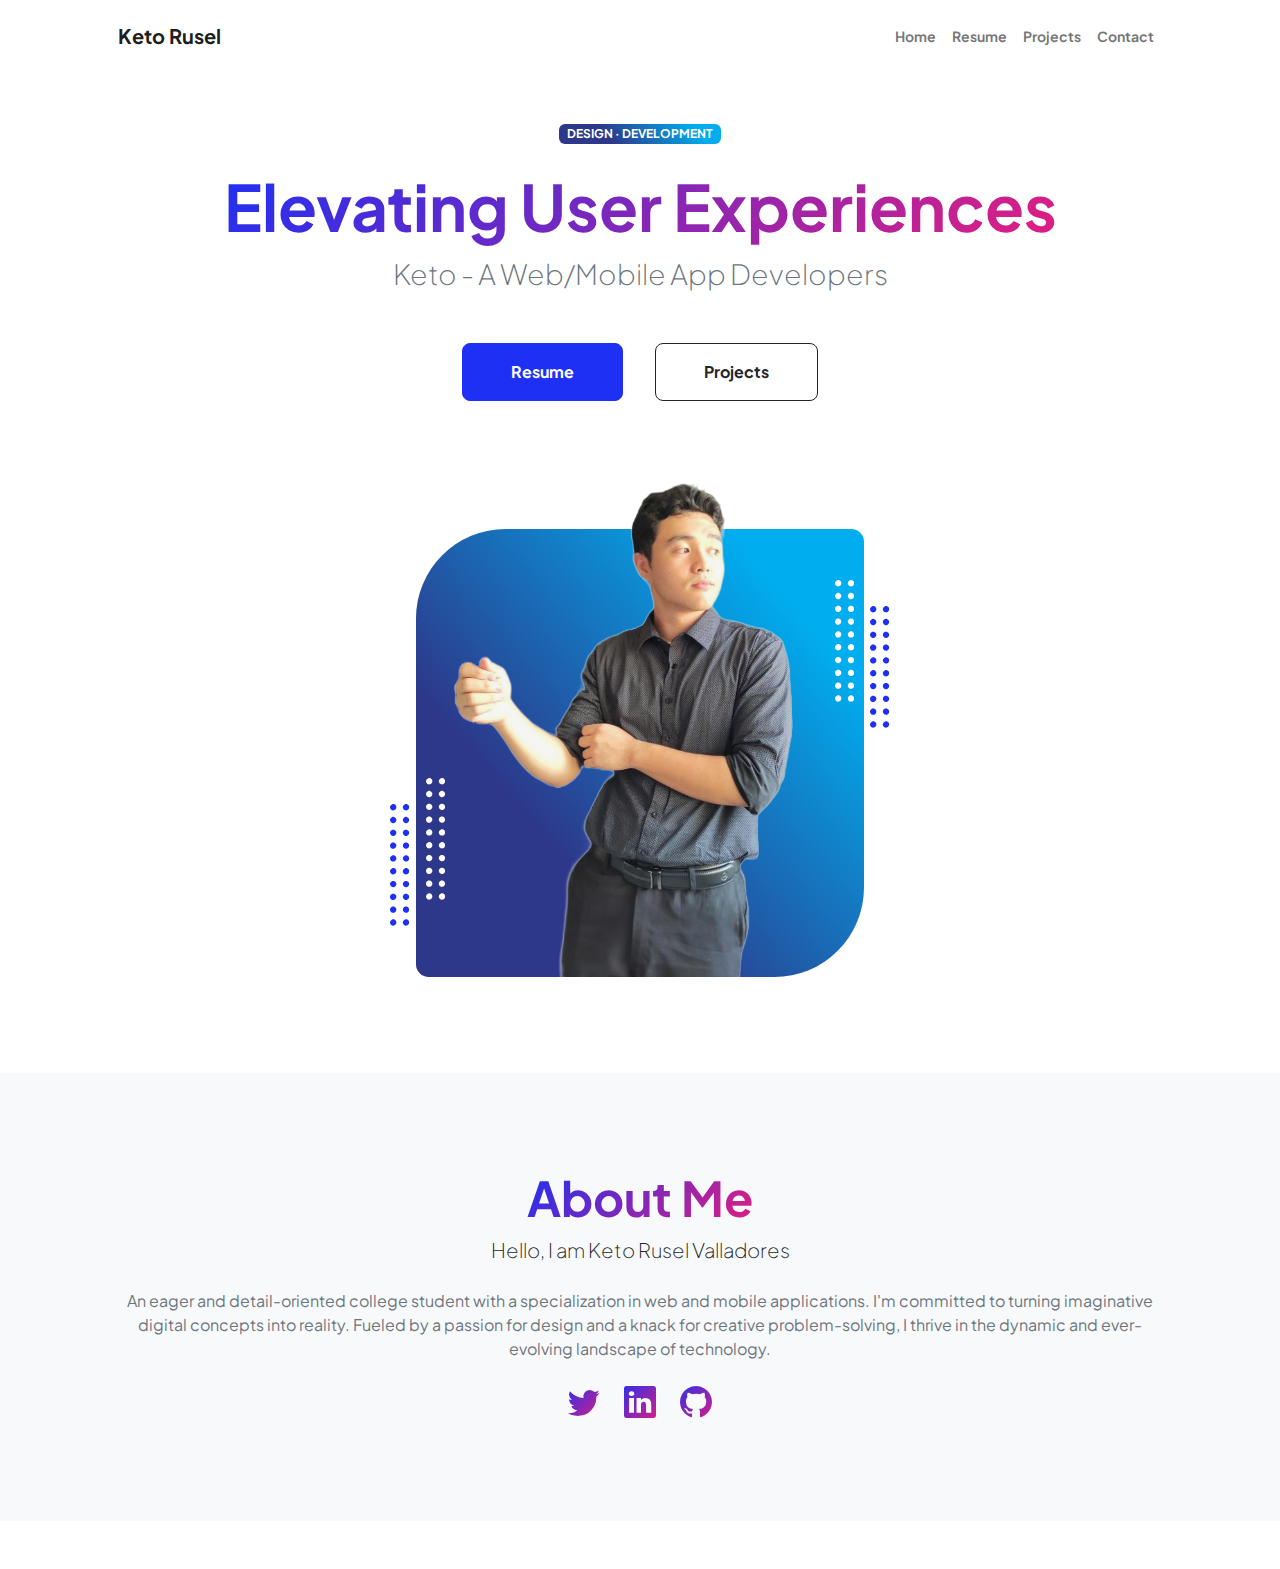
<file: index.html>
<!DOCTYPE html>
<html lang="en">
    <head>
        <meta charset="utf-8" />
        <meta name="viewport" content="width=device-width, initial-scale=1" />
        <meta name="description" content="" />
        <meta name="author" content="" />
        <title>Valladores - Portfolio</title>
        <link rel="preconnect" href="https://fonts.googleapis.com" />
        <link rel="preconnect" href="https://fonts.gstatic.com" crossorigin />
        <link href="https://fonts.googleapis.com/css2?family=Plus+Jakarta+Sans:wght@100;200;300;400;500;600;700;800;900&amp;display=swap" rel="stylesheet" />
        <link href="https://cdn.jsdelivr.net/npm/bootstrap-icons@1.8.1/font/bootstrap-icons.css" rel="stylesheet" />
        <link href="css/styles.css" rel="stylesheet" />
        
        <link rel="stylesheet" href="css/effects.css">
        
    </head>
    <body class="d-flex flex-column h-100">
        <main class="flex-shrink-0">
            <!-- Navigation-->
            <nav class="navbar navbar-expand-lg navbar-light bg-white py-3">
                <div class="container px-5">
                    <a class="navbar-brand" href="index.html"><span class="fw-bolder">Keto Rusel</span></a>
                    <button class="navbar-toggler" type="button" data-bs-toggle="collapse" data-bs-target="#navbarSupportedContent" aria-controls="navbarSupportedContent" aria-expanded="false" aria-label="Toggle navigation"><span class="navbar-toggler-icon"></span></button>
                    <div class="collapse navbar-collapse" id="navbarSupportedContent">
                        <ul class="navbar-nav ms-auto mb-2 mb-lg-0 small fw-bolder">
                            <li class="nav-item"><a class="nav-link" href="index.html">Home</a></li>
                            <li class="nav-item"><a class="nav-link" href="resume.html">Resume</a></li>
                            <li class="nav-item"><a class="nav-link" href="projects.html">Projects</a></li>
                            <li class="nav-item"><a class="nav-link" href="contact.php">Contact</a></li>
                        </ul>
                    </div>
                </div>
            </nav>
            <!-- Header-->
            <header class="py-5">
                <div class="container px-5 pb-5">
                    <div class="row gx-5 align-items-center">
                        <div class="col-xxl-5">
                            <!-- Header text content-->
                            <div class="text-center text-xxl-start slide-in">
                                <div class="badge bg-gradient-primary-to-secondary text-white mb-4"><div class="text-uppercase ">Design &middot; Development</div></div>
                                <div class="contain slide-in">
                                    <h1 class="display-3 fw-bolder"><span class="text-gradient d-inline">Elevating User Experiences</span></h1>
                                <div class="fs-3 fw-light text-muted mb-5">Keto - A Web/Mobile App Developers</div>
                                </div>
                                
                                
                                <div class="d-grid gap-3 d-sm-flex justify-content-sm-center justify-content-xxl-start mb-3 slide-in">
                                    <a class="btn btn-primary btn-lg px-5 py-3 me-sm-3 fs-6 fw-bolder" href="resume.html">Resume</a>
                                    <a class="btn btn-outline-dark btn-lg px-5 py-3 fs-6 fw-bolder" href="projects.html">Projects</a>
                                </div>
                            </div>
                        </div>
                        <div class="col-xxl-7">
                            <!-- Header profile picture-->
                            <div class="d-flex justify-content-center mt-5 mt-xxl-0">
                                <div class="profile bg-gradient-primary-to-secondary ">
                                    <img class="profile-img " id="" src="assets/keto-pic1.png" alt="..." />
                                    <div class="dots-1 slide-down">
                                        <!-- SVG Dots-->
                                        <svg version="1.1" xmlns="http://www.w3.org/2000/svg" xmlns:xlink="http://www.w3.org/1999/xlink" x="0px" y="0px" viewBox="0 0 191.6 1215.4" style="enable-background: new 0 0 191.6 1215.4" xml:space="preserve">
                                            <g transform="translate(0.000000,1280.000000) scale(0.100000,-0.100000)">
                                                <path d="M227.7,12788.6c-105-35-200-141-222-248c-43-206,163-412,369-369c155,32,275,190,260,339c-11,105-90,213-190,262        C383.7,12801.6,289.7,12808.6,227.7,12788.6z"></path>
                                                <path d="M1507.7,12788.6c-151-50-253-216-222-362c25-119,136-230,254-255c194-41,395,142,375,339c-11,105-90,213-190,262        C1663.7,12801.6,1569.7,12808.6,1507.7,12788.6z"></path>
                                                <path d="M227.7,11508.6c-105-35-200-141-222-248c-43-206,163-412,369-369c155,32,275,190,260,339c-11,105-90,213-190,262        C383.7,11521.6,289.7,11528.6,227.7,11508.6z"></path>
                                                <path d="M1507.7,11508.6c-151-50-253-216-222-362c25-119,136-230,254-255c194-41,395,142,375,339c-11,105-90,213-190,262        C1663.7,11521.6,1569.7,11528.6,1507.7,11508.6z"></path>
                                                <path d="M227.7,10228.6c-105-35-200-141-222-248c-43-206,163-412,369-369c155,32,275,190,260,339c-11,105-90,213-190,262        C383.7,10241.6,289.7,10248.6,227.7,10228.6z"></path>
                                                <path d="M1507.7,10228.6c-105-35-200-141-222-248c-43-206,163-412,369-369c155,32,275,190,260,339c-11,105-90,213-190,262        C1663.7,10241.6,1569.7,10248.6,1507.7,10228.6z"></path>
                                                <path d="M227.7,8948.6c-105-35-200-141-222-248c-43-206,163-412,369-369c155,32,275,190,260,339c-11,105-90,213-190,262        C383.7,8961.6,289.7,8968.6,227.7,8948.6z"></path>
                                                <path d="M1507.7,8948.6c-105-35-200-141-222-248c-43-206,163-412,369-369c155,32,275,190,260,339c-11,105-90,213-190,262        C1663.7,8961.6,1569.7,8968.6,1507.7,8948.6z"></path>
                                                <path d="M227.7,7668.6c-105-35-200-141-222-248c-43-206,163-412,369-369c155,32,275,190,260,339c-11,105-90,213-190,262        C383.7,7681.6,289.7,7688.6,227.7,7668.6z"></path>
                                                <path d="M1507.7,7668.6c-105-35-200-141-222-248c-43-206,163-412,369-369c155,32,275,190,260,339c-11,105-90,213-190,262        C1663.7,7681.6,1569.7,7688.6,1507.7,7668.6z"></path>
                                                <path d="M227.7,6388.6c-105-35-200-141-222-248c-43-206,163-412,369-369c155,32,275,190,260,339c-11,105-90,213-190,262        C383.7,6401.6,289.7,6408.6,227.7,6388.6z"></path>
                                                <path d="M1507.7,6388.6c-105-35-200-141-222-248c-43-206,163-412,369-369c155,32,275,190,260,339c-11,105-90,213-190,262        C1663.7,6401.6,1569.7,6408.6,1507.7,6388.6z"></path>
                                                <path d="M227.7,5108.6c-105-35-200-141-222-248c-43-206,163-412,369-369c155,32,275,190,260,339c-11,105-90,213-190,262        C383.7,5121.6,289.7,5128.6,227.7,5108.6z"></path>
                                                <path d="M1507.7,5108.6c-105-35-200-141-222-248c-43-206,163-412,369-369c155,32,275,190,260,339c-11,105-90,213-190,262        C1663.7,5121.6,1569.7,5128.6,1507.7,5108.6z"></path>
                                                <path d="M227.7,3828.6c-105-35-200-141-222-248c-43-206,163-412,369-369c155,32,275,190,260,339c-11,105-90,213-190,262        C383.7,3841.6,289.7,3848.6,227.7,3828.6z"></path>
                                                <path d="M1507.7,3828.6c-105-35-200-141-222-248c-43-206,163-412,369-369c155,32,275,190,260,339c-11,105-90,213-190,262        C1663.7,3841.6,1569.7,3848.6,1507.7,3828.6z"></path>
                                                <path d="M227.7,2548.6c-105-35-200-141-222-248c-43-206,163-412,369-369c155,32,275,190,260,339c-11,105-90,213-190,262        C383.7,2561.6,289.7,2568.6,227.7,2548.6z"></path>
                                                <path d="M1507.7,2548.6c-105-35-200-141-222-248c-43-206,163-412,369-369c155,32,275,190,260,339c-11,105-90,213-190,262        C1663.7,2561.6,1569.7,2568.6,1507.7,2548.6z"></path>
                                                <path d="M227.7,1268.6c-105-35-200-141-222-248c-43-206,163-412,369-369c155,32,275,190,260,339c-11,105-90,213-190,262        C383.7,1281.6,289.7,1288.6,227.7,1268.6z"></path>
                                                <path d="M1507.7,1268.6c-105-35-200-141-222-248c-43-206,163-412,369-369c155,32,275,190,260,339c-11,105-90,213-190,262        C1663.7,1281.6,1569.7,1288.6,1507.7,1268.6z"></path>
                                            </g>
                                        </svg>
                                        <!-- END of SVG dots-->
                                    </div>
                                    <div class="dots-2 slide-down">
                                        <!-- SVG Dots-->
                                        <svg version="1.1" xmlns="http://www.w3.org/2000/svg" xmlns:xlink="http://www.w3.org/1999/xlink" x="0px" y="0px" viewBox="0 0 191.6 1215.4" style="enable-background: new 0 0 191.6 1215.4" xml:space="preserve">
                                            <g transform="translate(0.000000,1280.000000) scale(0.100000,-0.100000)">
                                                <path d="M227.7,12788.6c-105-35-200-141-222-248c-43-206,163-412,369-369c155,32,275,190,260,339c-11,105-90,213-190,262        C383.7,12801.6,289.7,12808.6,227.7,12788.6z"></path>
                                                <path d="M1507.7,12788.6c-151-50-253-216-222-362c25-119,136-230,254-255c194-41,395,142,375,339c-11,105-90,213-190,262        C1663.7,12801.6,1569.7,12808.6,1507.7,12788.6z"></path>
                                                <path d="M227.7,11508.6c-105-35-200-141-222-248c-43-206,163-412,369-369c155,32,275,190,260,339c-11,105-90,213-190,262        C383.7,11521.6,289.7,11528.6,227.7,11508.6z"></path>
                                                <path d="M1507.7,11508.6c-151-50-253-216-222-362c25-119,136-230,254-255c194-41,395,142,375,339c-11,105-90,213-190,262        C1663.7,11521.6,1569.7,11528.6,1507.7,11508.6z"></path>
                                                <path d="M227.7,10228.6c-105-35-200-141-222-248c-43-206,163-412,369-369c155,32,275,190,260,339c-11,105-90,213-190,262        C383.7,10241.6,289.7,10248.6,227.7,10228.6z"></path>
                                                <path d="M1507.7,10228.6c-105-35-200-141-222-248c-43-206,163-412,369-369c155,32,275,190,260,339c-11,105-90,213-190,262        C1663.7,10241.6,1569.7,10248.6,1507.7,10228.6z"></path>
                                                <path d="M227.7,8948.6c-105-35-200-141-222-248c-43-206,163-412,369-369c155,32,275,190,260,339c-11,105-90,213-190,262        C383.7,8961.6,289.7,8968.6,227.7,8948.6z"></path>
                                                <path d="M1507.7,8948.6c-105-35-200-141-222-248c-43-206,163-412,369-369c155,32,275,190,260,339c-11,105-90,213-190,262        C1663.7,8961.6,1569.7,8968.6,1507.7,8948.6z"></path>
                                                <path d="M227.7,7668.6c-105-35-200-141-222-248c-43-206,163-412,369-369c155,32,275,190,260,339c-11,105-90,213-190,262        C383.7,7681.6,289.7,7688.6,227.7,7668.6z"></path>
                                                <path d="M1507.7,7668.6c-105-35-200-141-222-248c-43-206,163-412,369-369c155,32,275,190,260,339c-11,105-90,213-190,262        C1663.7,7681.6,1569.7,7688.6,1507.7,7668.6z"></path>
                                                <path d="M227.7,6388.6c-105-35-200-141-222-248c-43-206,163-412,369-369c155,32,275,190,260,339c-11,105-90,213-190,262        C383.7,6401.6,289.7,6408.6,227.7,6388.6z"></path>
                                                <path d="M1507.7,6388.6c-105-35-200-141-222-248c-43-206,163-412,369-369c155,32,275,190,260,339c-11,105-90,213-190,262        C1663.7,6401.6,1569.7,6408.6,1507.7,6388.6z"></path>
                                                <path d="M227.7,5108.6c-105-35-200-141-222-248c-43-206,163-412,369-369c155,32,275,190,260,339c-11,105-90,213-190,262        C383.7,5121.6,289.7,5128.6,227.7,5108.6z"></path>
                                                <path d="M1507.7,5108.6c-105-35-200-141-222-248c-43-206,163-412,369-369c155,32,275,190,260,339c-11,105-90,213-190,262        C1663.7,5121.6,1569.7,5128.6,1507.7,5108.6z"></path>
                                                <path d="M227.7,3828.6c-105-35-200-141-222-248c-43-206,163-412,369-369c155,32,275,190,260,339c-11,105-90,213-190,262        C383.7,3841.6,289.7,3848.6,227.7,3828.6z"></path>
                                                <path d="M1507.7,3828.6c-105-35-200-141-222-248c-43-206,163-412,369-369c155,32,275,190,260,339c-11,105-90,213-190,262        C1663.7,3841.6,1569.7,3848.6,1507.7,3828.6z"></path>
                                                <path d="M227.7,2548.6c-105-35-200-141-222-248c-43-206,163-412,369-369c155,32,275,190,260,339c-11,105-90,213-190,262        C383.7,2561.6,289.7,2568.6,227.7,2548.6z"></path>
                                                <path d="M1507.7,2548.6c-105-35-200-141-222-248c-43-206,163-412,369-369c155,32,275,190,260,339c-11,105-90,213-190,262        C1663.7,2561.6,1569.7,2568.6,1507.7,2548.6z"></path>
                                                <path d="M227.7,1268.6c-105-35-200-141-222-248c-43-206,163-412,369-369c155,32,275,190,260,339c-11,105-90,213-190,262        C383.7,1281.6,289.7,1288.6,227.7,1268.6z"></path>
                                                <path d="M1507.7,1268.6c-105-35-200-141-222-248c-43-206,163-412,369-369c155,32,275,190,260,339c-11,105-90,213-190,262        C1663.7,1281.6,1569.7,1288.6,1507.7,1268.6z"></path>
                                            </g>
                                        </svg>
                                        <!-- END of SVG dots-->
                                    </div>
                                    <div class="dots-3 slide-up">
                                        <!-- SVG Dots-->
                                        <svg version="1.1" xmlns="http://www.w3.org/2000/svg" xmlns:xlink="http://www.w3.org/1999/xlink" x="0px" y="0px" viewBox="0 0 191.6 1215.4" style="enable-background: new 0 0 191.6 1215.4" xml:space="preserve">
                                            <g transform="translate(0.000000,1280.000000) scale(0.100000,-0.100000)">
                                                <path d="M227.7,12788.6c-105-35-200-141-222-248c-43-206,163-412,369-369c155,32,275,190,260,339c-11,105-90,213-190,262        C383.7,12801.6,289.7,12808.6,227.7,12788.6z"></path>
                                                <path d="M1507.7,12788.6c-151-50-253-216-222-362c25-119,136-230,254-255c194-41,395,142,375,339c-11,105-90,213-190,262        C1663.7,12801.6,1569.7,12808.6,1507.7,12788.6z"></path>
                                                <path d="M227.7,11508.6c-105-35-200-141-222-248c-43-206,163-412,369-369c155,32,275,190,260,339c-11,105-90,213-190,262        C383.7,11521.6,289.7,11528.6,227.7,11508.6z"></path>
                                                <path d="M1507.7,11508.6c-151-50-253-216-222-362c25-119,136-230,254-255c194-41,395,142,375,339c-11,105-90,213-190,262        C1663.7,11521.6,1569.7,11528.6,1507.7,11508.6z"></path>
                                                <path d="M227.7,10228.6c-105-35-200-141-222-248c-43-206,163-412,369-369c155,32,275,190,260,339c-11,105-90,213-190,262        C383.7,10241.6,289.7,10248.6,227.7,10228.6z"></path>
                                                <path d="M1507.7,10228.6c-105-35-200-141-222-248c-43-206,163-412,369-369c155,32,275,190,260,339c-11,105-90,213-190,262        C1663.7,10241.6,1569.7,10248.6,1507.7,10228.6z"></path>
                                                <path d="M227.7,8948.6c-105-35-200-141-222-248c-43-206,163-412,369-369c155,32,275,190,260,339c-11,105-90,213-190,262        C383.7,8961.6,289.7,8968.6,227.7,8948.6z"></path>
                                                <path d="M1507.7,8948.6c-105-35-200-141-222-248c-43-206,163-412,369-369c155,32,275,190,260,339c-11,105-90,213-190,262        C1663.7,8961.6,1569.7,8968.6,1507.7,8948.6z"></path>
                                                <path d="M227.7,7668.6c-105-35-200-141-222-248c-43-206,163-412,369-369c155,32,275,190,260,339c-11,105-90,213-190,262        C383.7,7681.6,289.7,7688.6,227.7,7668.6z"></path>
                                                <path d="M1507.7,7668.6c-105-35-200-141-222-248c-43-206,163-412,369-369c155,32,275,190,260,339c-11,105-90,213-190,262        C1663.7,7681.6,1569.7,7688.6,1507.7,7668.6z"></path>
                                                <path d="M227.7,6388.6c-105-35-200-141-222-248c-43-206,163-412,369-369c155,32,275,190,260,339c-11,105-90,213-190,262        C383.7,6401.6,289.7,6408.6,227.7,6388.6z"></path>
                                                <path d="M1507.7,6388.6c-105-35-200-141-222-248c-43-206,163-412,369-369c155,32,275,190,260,339c-11,105-90,213-190,262        C1663.7,6401.6,1569.7,6408.6,1507.7,6388.6z"></path>
                                                <path d="M227.7,5108.6c-105-35-200-141-222-248c-43-206,163-412,369-369c155,32,275,190,260,339c-11,105-90,213-190,262        C383.7,5121.6,289.7,5128.6,227.7,5108.6z"></path>
                                                <path d="M1507.7,5108.6c-105-35-200-141-222-248c-43-206,163-412,369-369c155,32,275,190,260,339c-11,105-90,213-190,262        C1663.7,5121.6,1569.7,5128.6,1507.7,5108.6z"></path>
                                                <path d="M227.7,3828.6c-105-35-200-141-222-248c-43-206,163-412,369-369c155,32,275,190,260,339c-11,105-90,213-190,262        C383.7,3841.6,289.7,3848.6,227.7,3828.6z"></path>
                                                <path d="M1507.7,3828.6c-105-35-200-141-222-248c-43-206,163-412,369-369c155,32,275,190,260,339c-11,105-90,213-190,262        C1663.7,3841.6,1569.7,3848.6,1507.7,3828.6z"></path>
                                                <path d="M227.7,2548.6c-105-35-200-141-222-248c-43-206,163-412,369-369c155,32,275,190,260,339c-11,105-90,213-190,262        C383.7,2561.6,289.7,2568.6,227.7,2548.6z"></path>
                                                <path d="M1507.7,2548.6c-105-35-200-141-222-248c-43-206,163-412,369-369c155,32,275,190,260,339c-11,105-90,213-190,262        C1663.7,2561.6,1569.7,2568.6,1507.7,2548.6z"></path>
                                                <path d="M227.7,1268.6c-105-35-200-141-222-248c-43-206,163-412,369-369c155,32,275,190,260,339c-11,105-90,213-190,262        C383.7,1281.6,289.7,1288.6,227.7,1268.6z"></path>
                                                <path d="M1507.7,1268.6c-105-35-200-141-222-248c-43-206,163-412,369-369c155,32,275,190,260,339c-11,105-90,213-190,262        C1663.7,1281.6,1569.7,1288.6,1507.7,1268.6z"></path>
                                            </g>
                                        </svg>
                                        <!-- END of SVG dots-->
                                    </div>
                                    <div class="dots-4 slide-up">
                                        <!-- SVG Dots-->
                                        <svg version="1.1" xmlns="http://www.w3.org/2000/svg" xmlns:xlink="http://www.w3.org/1999/xlink" x="0px" y="0px" viewBox="0 0 191.6 1215.4" style="enable-background: new 0 0 191.6 1215.4" xml:space="preserve">
                                            <g transform="translate(0.000000,1280.000000) scale(0.100000,-0.100000)">
                                                <path d="M227.7,12788.6c-105-35-200-141-222-248c-43-206,163-412,369-369c155,32,275,190,260,339c-11,105-90,213-190,262        C383.7,12801.6,289.7,12808.6,227.7,12788.6z"></path>
                                                <path d="M1507.7,12788.6c-151-50-253-216-222-362c25-119,136-230,254-255c194-41,395,142,375,339c-11,105-90,213-190,262        C1663.7,12801.6,1569.7,12808.6,1507.7,12788.6z"></path>
                                                <path d="M227.7,11508.6c-105-35-200-141-222-248c-43-206,163-412,369-369c155,32,275,190,260,339c-11,105-90,213-190,262        C383.7,11521.6,289.7,11528.6,227.7,11508.6z"></path>
                                                <path d="M1507.7,11508.6c-151-50-253-216-222-362c25-119,136-230,254-255c194-41,395,142,375,339c-11,105-90,213-190,262        C1663.7,11521.6,1569.7,11528.6,1507.7,11508.6z"></path>
                                                <path d="M227.7,10228.6c-105-35-200-141-222-248c-43-206,163-412,369-369c155,32,275,190,260,339c-11,105-90,213-190,262        C383.7,10241.6,289.7,10248.6,227.7,10228.6z"></path>
                                                <path d="M1507.7,10228.6c-105-35-200-141-222-248c-43-206,163-412,369-369c155,32,275,190,260,339c-11,105-90,213-190,262        C1663.7,10241.6,1569.7,10248.6,1507.7,10228.6z"></path>
                                                <path d="M227.7,8948.6c-105-35-200-141-222-248c-43-206,163-412,369-369c155,32,275,190,260,339c-11,105-90,213-190,262        C383.7,8961.6,289.7,8968.6,227.7,8948.6z"></path>
                                                <path d="M1507.7,8948.6c-105-35-200-141-222-248c-43-206,163-412,369-369c155,32,275,190,260,339c-11,105-90,213-190,262        C1663.7,8961.6,1569.7,8968.6,1507.7,8948.6z"></path>
                                                <path d="M227.7,7668.6c-105-35-200-141-222-248c-43-206,163-412,369-369c155,32,275,190,260,339c-11,105-90,213-190,262        C383.7,7681.6,289.7,7688.6,227.7,7668.6z"></path>
                                                <path d="M1507.7,7668.6c-105-35-200-141-222-248c-43-206,163-412,369-369c155,32,275,190,260,339c-11,105-90,213-190,262        C1663.7,7681.6,1569.7,7688.6,1507.7,7668.6z"></path>
                                                <path d="M227.7,6388.6c-105-35-200-141-222-248c-43-206,163-412,369-369c155,32,275,190,260,339c-11,105-90,213-190,262        C383.7,6401.6,289.7,6408.6,227.7,6388.6z"></path>
                                                <path d="M1507.7,6388.6c-105-35-200-141-222-248c-43-206,163-412,369-369c155,32,275,190,260,339c-11,105-90,213-190,262        C1663.7,6401.6,1569.7,6408.6,1507.7,6388.6z"></path>
                                                <path d="M227.7,5108.6c-105-35-200-141-222-248c-43-206,163-412,369-369c155,32,275,190,260,339c-11,105-90,213-190,262        C383.7,5121.6,289.7,5128.6,227.7,5108.6z"></path>
                                                <path d="M1507.7,5108.6c-105-35-200-141-222-248c-43-206,163-412,369-369c155,32,275,190,260,339c-11,105-90,213-190,262        C1663.7,5121.6,1569.7,5128.6,1507.7,5108.6z"></path>
                                                <path d="M227.7,3828.6c-105-35-200-141-222-248c-43-206,163-412,369-369c155,32,275,190,260,339c-11,105-90,213-190,262        C383.7,3841.6,289.7,3848.6,227.7,3828.6z"></path>
                                                <path d="M1507.7,3828.6c-105-35-200-141-222-248c-43-206,163-412,369-369c155,32,275,190,260,339c-11,105-90,213-190,262        C1663.7,3841.6,1569.7,3848.6,1507.7,3828.6z"></path>
                                                <path d="M227.7,2548.6c-105-35-200-141-222-248c-43-206,163-412,369-369c155,32,275,190,260,339c-11,105-90,213-190,262        C383.7,2561.6,289.7,2568.6,227.7,2548.6z"></path>
                                                <path d="M1507.7,2548.6c-105-35-200-141-222-248c-43-206,163-412,369-369c155,32,275,190,260,339c-11,105-90,213-190,262        C1663.7,2561.6,1569.7,2568.6,1507.7,2548.6z"></path>
                                                <path d="M227.7,1268.6c-105-35-200-141-222-248c-43-206,163-412,369-369c155,32,275,190,260,339c-11,105-90,213-190,262        C383.7,1281.6,289.7,1288.6,227.7,1268.6z"></path>
                                                <path d="M1507.7,1268.6c-105-35-200-141-222-248c-43-206,163-412,369-369c155,32,275,190,260,339c-11,105-90,213-190,262        C1663.7,1281.6,1569.7,1288.6,1507.7,1268.6z"></path>
                                            </g>
                                        </svg>
                                        <!-- END of SVG dots-->
                                    </div>
                                </div>
                            </div>
                        </div>
                    </div>
                </div>
            </header>
            <!-- About Section-->
            <section class="bg-light py-5">
                <div class="container px-5">
                    <div class="row gx-5 justify-content-center">
                        <div class="col-xxl-8">
                            <div class="text-center my-5">
                                <h2 class="display-5 fw-bolder"><span class="text-gradient d-inline">About Me</span></h2>
                                <p class="lead fw-light mb-4">Hello, I am Keto Rusel Valladores</p>
                                <p class="text-muted">An eager and detail-oriented college student with a specialization in web and mobile applications. I'm committed to turning imaginative digital concepts into reality. Fueled by a passion for design and a knack for creative problem-solving, I thrive in the dynamic and ever-evolving landscape of technology.</p>
                                <div class="d-flex justify-content-center fs-2 gap-4">
                                    <a class="text-gradient" href="#!"><i class="bi bi-twitter"></i></a>
                                    <a class="text-gradient" href="#!"><i class="bi bi-linkedin"></i></a>
                                    <a class="text-gradient" href="#!"><i class="bi bi-github"></i></a>
                                </div>
                            </div>
                        </div>
                    </div>
                </div>
            </section>
        </main>
        <!-- Footer-->
        <footer class="bg-white py-4 mt-auto">
            <div class="container px-5">
                <div class="row align-items-center justify-content-between flex-column flex-sm-row">
                    <!-- <div class="col-auto"><div class="small m-0">Copyright &copy; Your Website 2023</div></div>
                    <div class="col-auto">
                        <a class="small" href="#!">Privacy</a>
                        <span class="mx-1">&middot;</span>
                        <a class="small" href="#!">Terms</a>
                        <span class="mx-1">&middot;</span>
                        <a class="small" href="#!">Contact</a>
                    </div> -->
                </div>
            </div>
        </footer>
        <!-- Bootstrap core JS-->
        <script src="https://cdn.jsdelivr.net/npm/bootstrap@5.2.3/dist/js/bootstrap.bundle.min.js"></script>
        <!-- Core theme JS-->
        <script src="js/scripts.js"></script>
    </body>
</html>
</file>
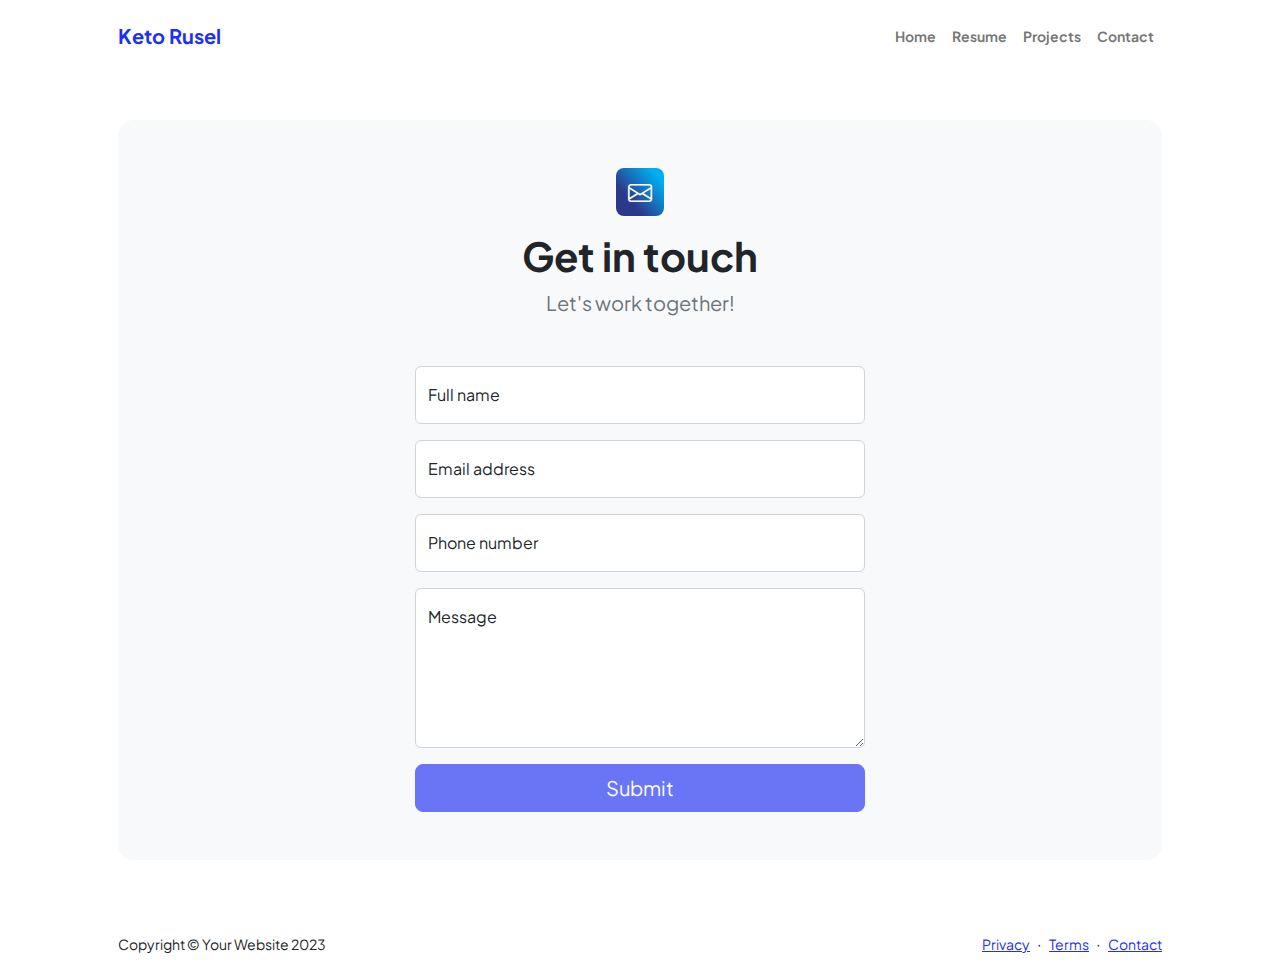
<file: contact.html>
<!DOCTYPE html>
<html lang="en">
    <head>
        <meta charset="utf-8" />
        <meta name="viewport" content="width=device-width, initial-scale=1" />
        <meta name="description" content />
        <meta name="author" content />
        <title>Contact</title>
        <!-- Favicon-->
        <link rel="icon" type="image/x-icon" href="assets/favicon.ico" />
        <!-- Custom Google font-->
        <link rel="preconnect" href="https://fonts.googleapis.com" />
        <link rel="preconnect" href="https://fonts.gstatic.com" crossorigin />
        <link href="https://fonts.googleapis.com/css2?family=Plus+Jakarta+Sans:wght@100;200;300;400;500;600;700;800;900&amp;display=swap" rel="stylesheet" />
        <!-- Bootstrap icons-->
        <link href="https://cdn.jsdelivr.net/npm/bootstrap-icons@1.8.1/font/bootstrap-icons.css" rel="stylesheet" />
        <!-- Core theme CSS (includes Bootstrap)-->
        <link href="css/styles.css" rel="stylesheet" />
    </head>
    <body class="d-flex flex-column">
        <main class="flex-shrink-0">
            <!-- Navigation-->
            <nav class="navbar navbar-expand-lg navbar-light bg-white py-3">
                <div class="container px-5">
                    <a class="navbar-brand" href="index.html"><span class="fw-bolder text-primary">Keto Rusel</span></a>
                    <button class="navbar-toggler" type="button" data-bs-toggle="collapse" data-bs-target="#navbarSupportedContent" aria-controls="navbarSupportedContent" aria-expanded="false" aria-label="Toggle navigation"><span class="navbar-toggler-icon"></span></button>
                    <div class="collapse navbar-collapse" id="navbarSupportedContent">
                        <ul class="navbar-nav ms-auto mb-2 mb-lg-0 small fw-bolder">
                            <li class="nav-item"><a class="nav-link" href="index.html">Home</a></li>
                            <li class="nav-item"><a class="nav-link" href="resume.html">Resume</a></li>
                            <li class="nav-item"><a class="nav-link" href="projects.html">Projects</a></li>
                            <li class="nav-item"><a class="nav-link" href="contact.html">Contact</a></li>
                        </ul>
                    </div>
                </div>
            </nav>
            <!-- Page content-->
            <section class="py-5">
                <div class="container px-5">
                    <!-- Contact form-->
                    <div class="bg-light rounded-4 py-5 px-4 px-md-5">
                        <div class="text-center mb-5">
                            <div class="feature bg-primary bg-gradient-primary-to-secondary text-white rounded-3 mb-3"><i class="bi bi-envelope"></i></div>
                            <h1 class="fw-bolder">Get in touch</h1>
                            <p class="lead fw-normal text-muted mb-0">Let's work together!</p>
                        </div>
                        <div class="row gx-5 justify-content-center">
                            <div class="col-lg-8 col-xl-6">
                                <form id="contactForm" action="send-email.php" method="post" enctype="multipart/form-data">
                                    
                                    <div class="form-floating mb-3">
                                        <input class="form-control" id="name" type="text" placeholder="Enter your name..." data-sb-validations="required" />
                                        <label for="name">Full name</label>
                                        <div class="invalid-feedback" data-sb-feedback="name:required">A name is required.</div>
                                    </div>
                                    
                                    <div class="form-floating mb-3">
                                        <input class="form-control" id="email" type="email" placeholder="name@example.com" data-sb-validations="required,email" />
                                        <label for="email">Email address</label>
                                        <div class="invalid-feedback" data-sb-feedback="email:required">An email is required.</div>
                                        <div class="invalid-feedback" data-sb-feedback="email:email">Email is not valid.</div>
                                    </div>
                                    
                                    <div class="form-floating mb-3">
                                        <input class="form-control" id="phone" type="tel" placeholder="(123) 456-7890" data-sb-validations="required" />
                                        <label for="phone">Phone number</label>
                                        <div class="invalid-feedback" data-sb-feedback="phone:required">A phone number is required.</div>
                                    </div>
                                    
                                    <div class="form-floating mb-3">
                                        <textarea class="form-control" id="message" type="text" placeholder="Enter your message here..." style="height: 10rem" data-sb-validations="required"></textarea>
                                        <label for="message">Message</label>
                                        <div class="invalid-feedback" data-sb-feedback="message:required">A message is required.</div>
                                    </div>
                                    
                                    <div class="d-none" id="submitSuccessMessage">
                                        <div class="text-center mb-3">
                                            <div class="fw-bolder">Form submission successful!</div>
                                            To activate this form, sign up at
                                            <br />
                                            <a href="https://startbootstrap.com/solution/contact-forms">https://startbootstrap.com/solution/contact-forms</a>
                                        </div>
                                    </div>
                                    <div class="d-none" id="submitErrorMessage"><div class="text-center text-danger mb-3">Error sending message!</div></div>
                                    <!-- Submit Button-->
                                    <div class="d-grid"><button class="btn btn-primary btn-lg disabled" id="submitButton" type="submit">Submit</button></div>
                                </form>
                            </div>
                        </div>
                    </div>
                </div>
            </section>
        </main>
        <!-- Footer-->
        <footer class="bg-white py-4 mt-auto">
            <div class="container px-5">
                <div class="row align-items-center justify-content-between flex-column flex-sm-row">
                    <div class="col-auto"><div class="small m-0">Copyright &copy; Your Website 2023</div></div>
                    <div class="col-auto">
                        <a class="small" href="#!">Privacy</a>
                        <span class="mx-1">&middot;</span>
                        <a class="small" href="#!">Terms</a>
                        <span class="mx-1">&middot;</span>
                        <a class="small" href="#!">Contact</a>
                    </div>
                </div>
            </div>
        </footer>
        <!-- Bootstrap core JS-->
        <script src="https://cdn.jsdelivr.net/npm/bootstrap@5.2.3/dist/js/bootstrap.bundle.min.js"></script>
        <!-- Core theme JS-->
        <script src="js/scripts.js"></script>

        <script>
            document.getElementById('contactForm').addEventListener('submit', function (event) {
                event.preventDefault();
                var formData = new FormData(this);
        
                fetch(this.action, {
                    method: 'POST',
                    body: formData,
                })
                .then(response => response.json())
                .then(data => {
                    // Handle the response here
                    if (data.status === 'success') {
                        alert('Form submission successful!');
                        // this.reset();
                    } else {
                        alert('Error submitting form. Please try again later.');
                    }
                })
                .catch(error => {
                    console.error('Error:', error);
                    alert('An unexpected error occurred. Please try again later.');
                });
            });
        </script>
        <script src="https://cdn.startbootstrap.com/sb-forms-latest.js"></script>
    </body>
</html>
</file>
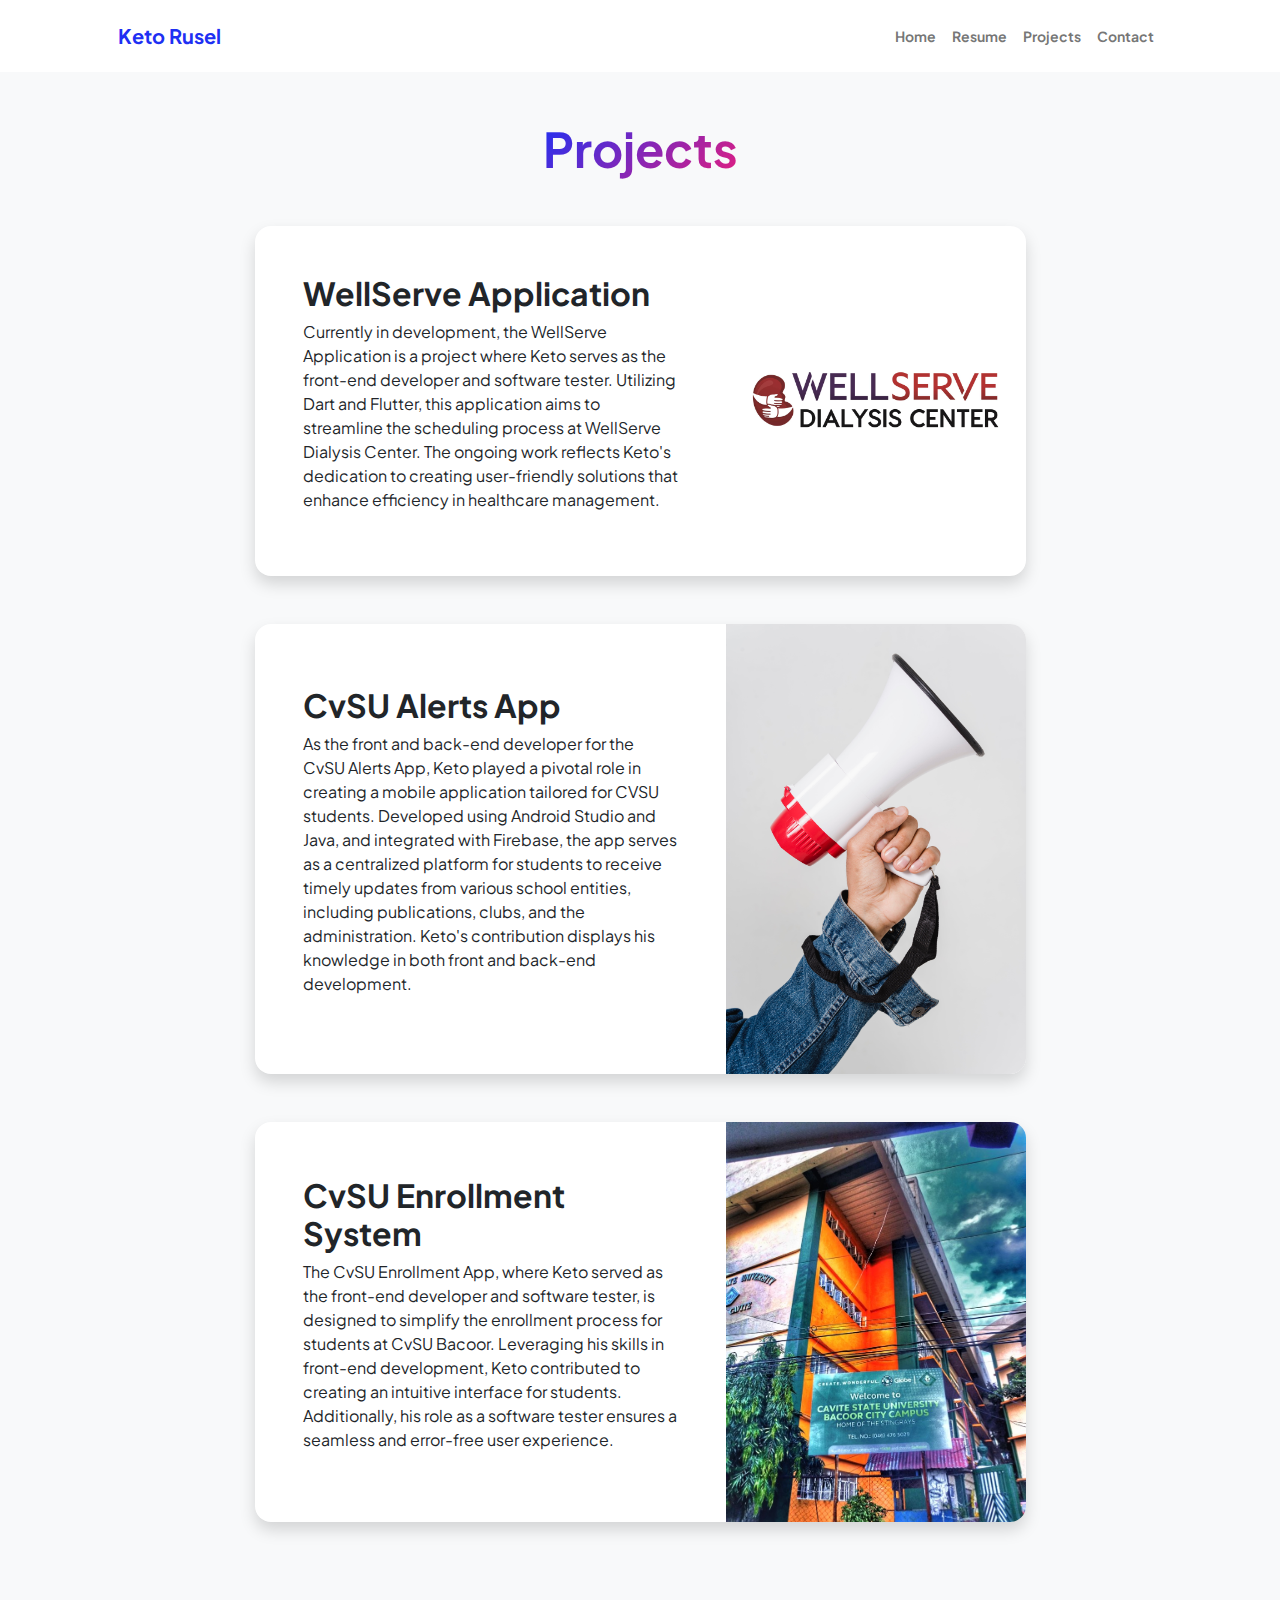
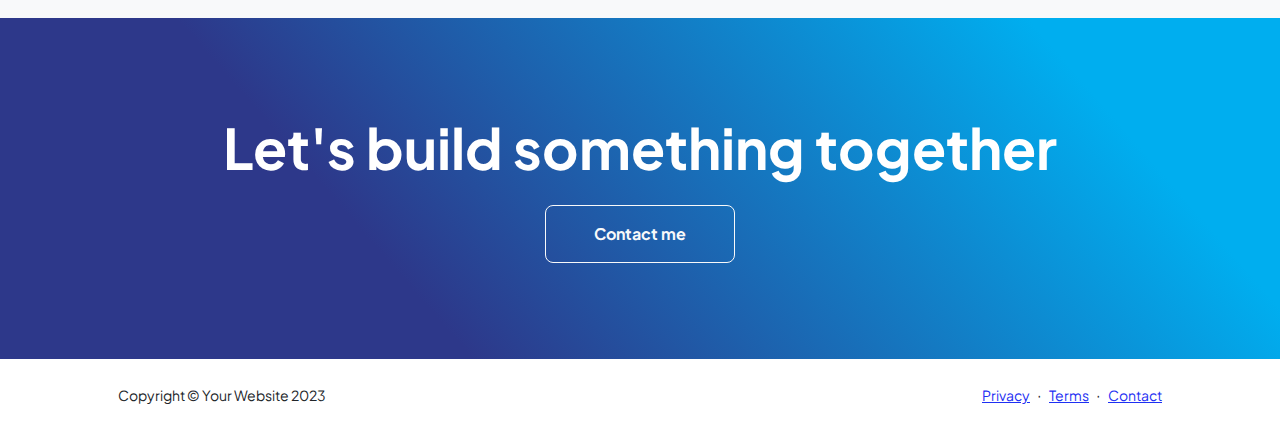
<file: projects.html>
<!DOCTYPE html>
<html lang="en">
    <head>
        <meta charset="utf-8" />
        <meta name="viewport" content="width=device-width, initial-scale=1" />
        <meta name="description" content="" />
        <meta name="author" content="" />
        <title>Projects</title>
        <!-- Favicon-->
        <link rel="icon" type="image/x-icon" href="assets/favicon.ico" />
        <!-- Custom Google font-->
        <link rel="preconnect" href="https://fonts.googleapis.com" />
        <link rel="preconnect" href="https://fonts.gstatic.com" crossorigin />
        <link href="https://fonts.googleapis.com/css2?family=Plus+Jakarta+Sans:wght@100;200;300;400;500;600;700;800;900&amp;display=swap" rel="stylesheet" />
        <!-- Bootstrap icons-->
        <link href="https://cdn.jsdelivr.net/npm/bootstrap-icons@1.8.1/font/bootstrap-icons.css" rel="stylesheet" />
        <!-- Core theme CSS (includes Bootstrap)-->
        <link href="css/styles.css" rel="stylesheet" />
    </head>
    <body class="d-flex flex-column h-100 bg-light">
        <main class="flex-shrink-0">
            <!-- Navigation-->
            <nav class="navbar navbar-expand-lg navbar-light bg-white py-3">
                <div class="container px-5">
                    <a class="navbar-brand" href="index.html"><span class="fw-bolder text-primary">Keto Rusel</span></a>
                    <button class="navbar-toggler" type="button" data-bs-toggle="collapse" data-bs-target="#navbarSupportedContent" aria-controls="navbarSupportedContent" aria-expanded="false" aria-label="Toggle navigation"><span class="navbar-toggler-icon"></span></button>
                    <div class="collapse navbar-collapse" id="navbarSupportedContent">
                        <ul class="navbar-nav ms-auto mb-2 mb-lg-0 small fw-bolder">
                            <li class="nav-item"><a class="nav-link" href="index.html">Home</a></li>
                            <li class="nav-item"><a class="nav-link" href="resume.html">Resume</a></li>
                            <li class="nav-item"><a class="nav-link" href="projects.html">Projects</a></li>
                            <li class="nav-item"><a class="nav-link" href="contact.php">Contact</a></li>
                        </ul>
                    </div>
                </div>
            </nav>
            <!-- Projects Section-->
            <section class="py-5">
                <div class="container px-5 mb-5">
                    <div class="text-center mb-5">
                        <h1 class="display-5 fw-bolder mb-0"><span class="text-gradient d-inline">Projects</span></h1>
                    </div>
                    <div class="row gx-5 justify-content-center">
                        <div class="col-lg-11 col-xl-9 col-xxl-8">
                            <!-- Project Card 1-->
                            <div class="card overflow-hidden shadow rounded-4 border-0 mb-5">
                                <div class="card-body p-0">
                                    <div class="try d-flex align-items-lg-center">
                                        <div class="p-5">
                                            <h2 class="fw-bolder">WellServe Application</h2>
                                            <p>Currently in development, the WellServe Application is a project where Keto serves as the front-end developer and software tester. Utilizing Dart and Flutter, this application aims to streamline the scheduling process at WellServe Dialysis Center. The ongoing work reflects Keto's dedication to creating user-friendly solutions that enhance efficiency in healthcare management.</p>
                                        </div>
                                        <img class="img-fluid" src="assets/wellserve.jpg" alt="..." />
                                    </div>
                                </div>
                            </div>
                            <!-- Project Card 2-->
                            <div class="card overflow-hidden shadow rounded-4 border-0 mb-5">
                                <div class="card-body p-0">
                                    <div class="try d-flex align-items-lg-center">
                                        <div class="p-5">
                                            <h2 class="fw-bolder">CvSU Alerts App</h2>
                                            <p>As the front and back-end developer for the CvSU Alerts App, Keto played a pivotal role in creating a mobile application tailored for CVSU students. Developed using Android Studio and Java, and integrated with Firebase, the app serves as a centralized platform for students to receive timely updates from various school entities, including publications, clubs, and the administration. Keto's contribution displays his knowledge in both front and back-end development.</p>
                                        </div>
                                        <img class="img-fluid" src="assets/megaphone .jpg" alt="..." />
                                    </div>
                                </div>
                            </div>
                            <!-- Project Card 2-->
                            <div class="card overflow-hidden shadow rounded-4 border-0">
                                <div class="card-body p-0">
                                    <div class="try d-flex align-items-lg-center">
                                        <div class="p-5">
                                            <h2 class="fw-bolder">CvSU Enrollment System</h2>
                                            <p>The CvSU Enrollment App, where Keto served as the front-end developer and software tester, is designed to simplify the enrollment process for students at CvSU Bacoor. Leveraging his skills in front-end development, Keto contributed to creating an intuitive interface for students. Additionally, his role as a software tester ensures a seamless and error-free user experience. </p>
                                        </div>
                                        <img class="img-fluid" src="assets/CvSU.jpg" alt="..." />
                                    </div>
                                </div>
                            </div>
                        </div>
                    </div>
                </div>
            </section>
            <!-- Call to action section-->
            <section class="py-5 bg-gradient-primary-to-secondary text-white">
                <div class="container px-5 my-5">
                    <div class="text-center">
                        <h2 class="display-4 fw-bolder mb-4">Let's build something together</h2>
                        <a class="btn btn-outline-light btn-lg px-5 py-3 fs-6 fw-bolder" href="contact.php">Contact me</a>
                    </div>
                </div>
            </section>
        </main>
        <!-- Footer-->
        <footer class="bg-white py-4 mt-auto">
            <div class="container px-5">
                <div class="row align-items-center justify-content-between flex-column flex-sm-row">
                    <div class="col-auto"><div class="small m-0">Copyright &copy; Your Website 2023</div></div>
                    <div class="col-auto">
                        <a class="small" href="#!">Privacy</a>
                        <span class="mx-1">&middot;</span>
                        <a class="small" href="#!">Terms</a>
                        <span class="mx-1">&middot;</span>
                        <a class="small" href="#!">Contact</a>
                    </div>
                </div>
            </div>
        </footer>
        <!-- Bootstrap core JS-->
        <script src="https://cdn.jsdelivr.net/npm/bootstrap@5.2.3/dist/js/bootstrap.bundle.min.js"></script>
        <!-- Core theme JS-->
        <script src="js/scripts.js"></script>
    </body>
</html>
</file>
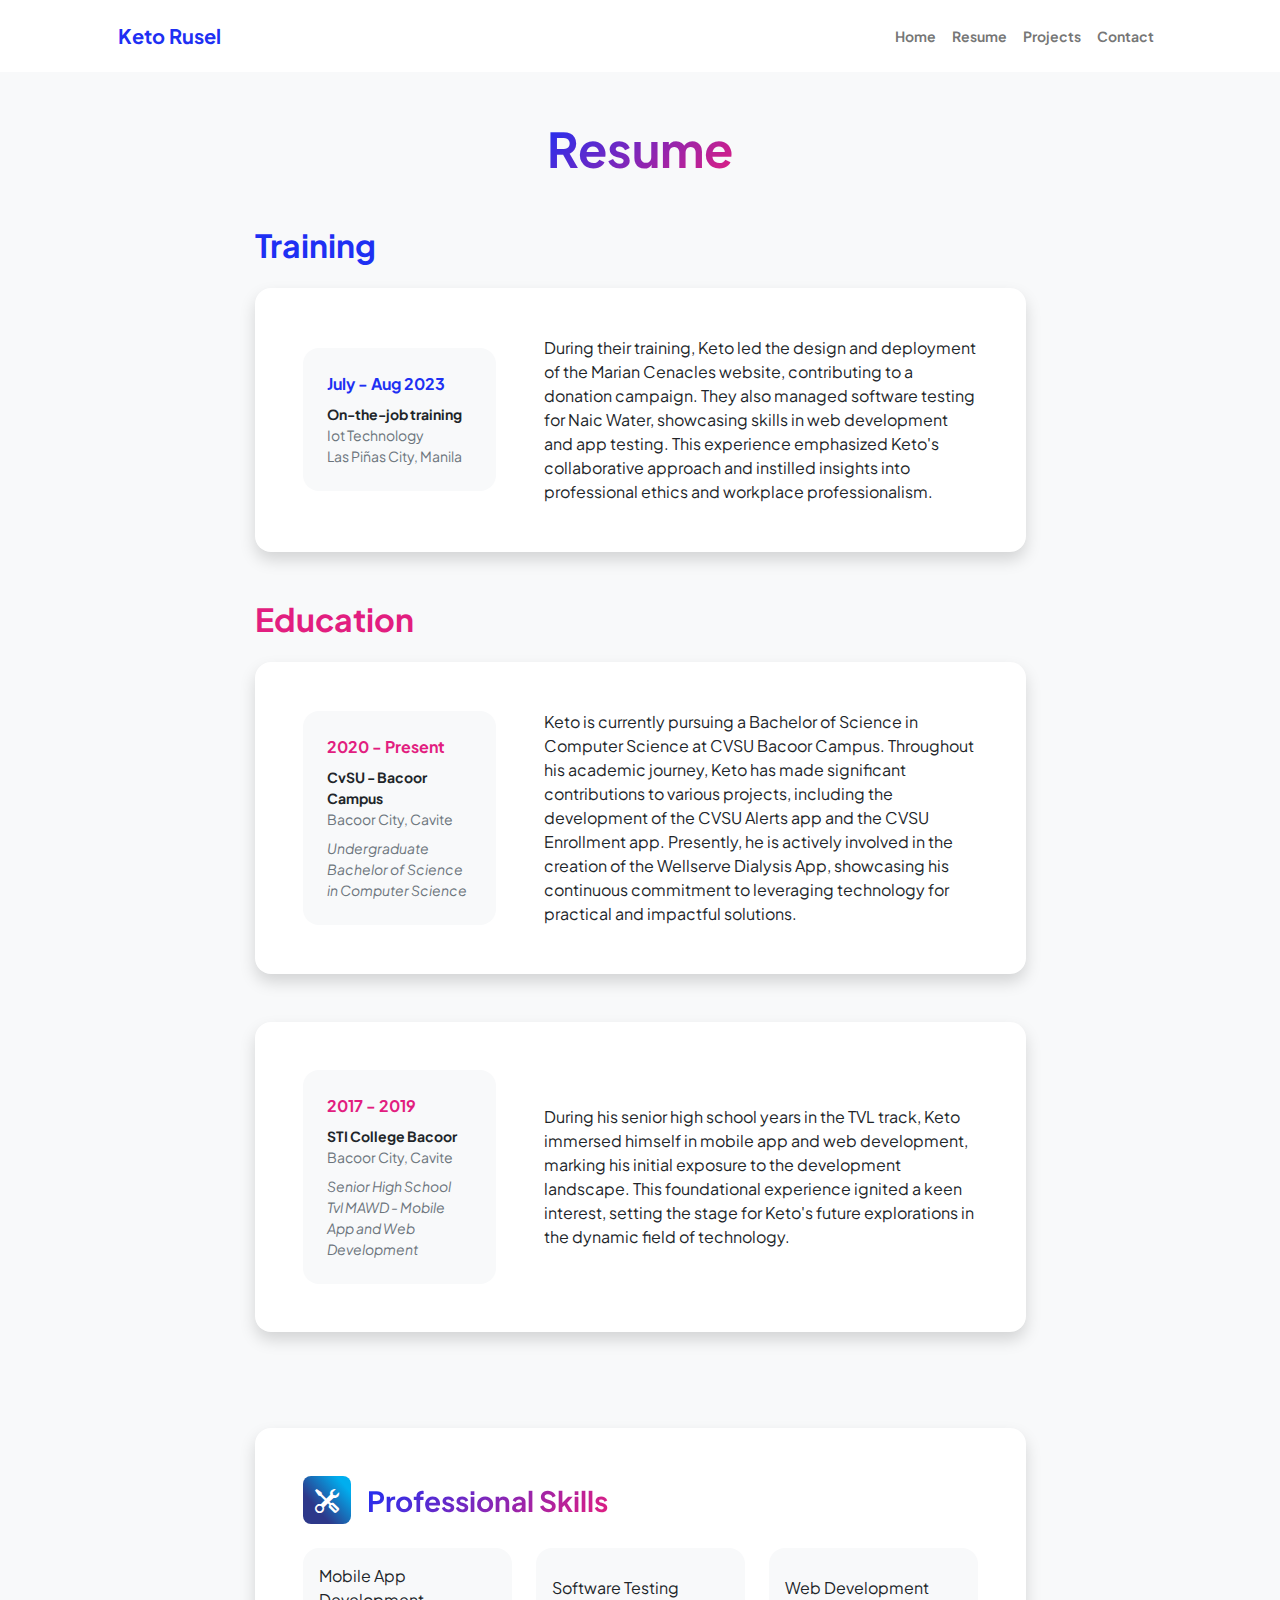
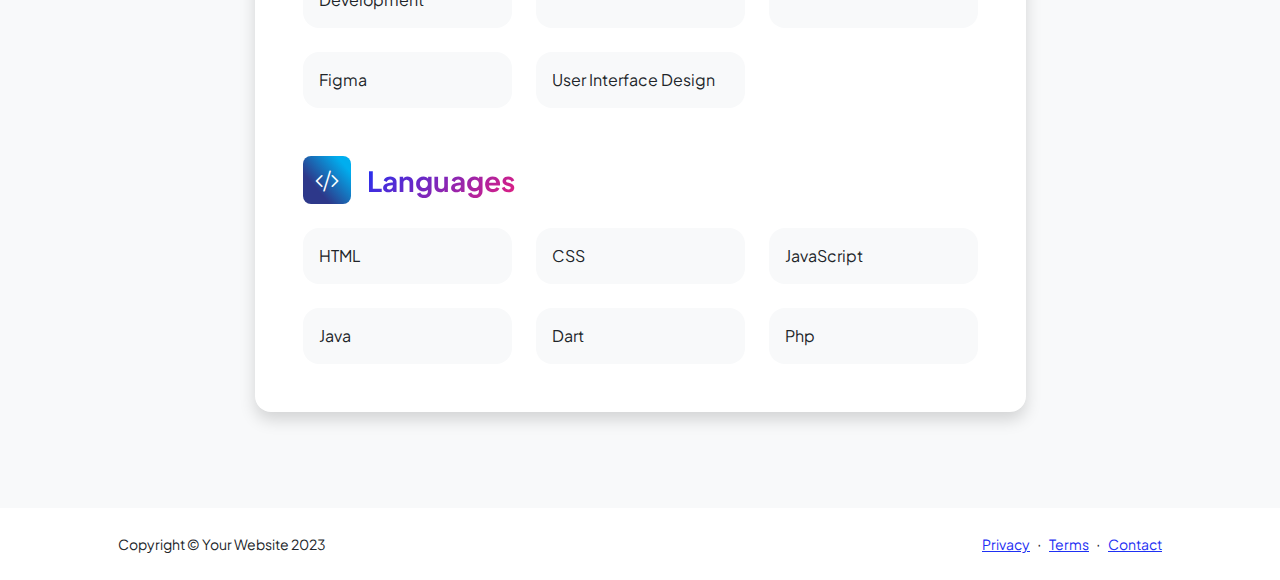
<file: resume.html>
<!DOCTYPE html>
<html lang="en">
    <head>
        <meta charset="utf-8" />
        <meta name="viewport" content="width=device-width, initial-scale=1" />
        <meta name="description" content="" />
        <meta name="author" content="" />
        <title>Resume</title>
        <!-- Favicon-->
        <link rel="icon" type="image/x-icon" href="assets/favicon.ico" />
        <!-- Custom Google font-->
        <link rel="preconnect" href="https://fonts.googleapis.com" />
        <link rel="preconnect" href="https://fonts.gstatic.com" crossorigin />
        <link href="https://fonts.googleapis.com/css2?family=Plus+Jakarta+Sans:wght@100;200;300;400;500;600;700;800;900&amp;display=swap" rel="stylesheet" />
        <!-- Bootstrap icons-->
        <link href="https://cdn.jsdelivr.net/npm/bootstrap-icons@1.8.1/font/bootstrap-icons.css" rel="stylesheet" />
        <!-- Core theme CSS (includes Bootstrap)-->
        <link href="css/styles.css" rel="stylesheet" />
    </head>
    <body class="d-flex flex-column h-100 bg-light">
        <main class="flex-shrink-0">
            <!-- Navigation-->
            <nav class="navbar navbar-expand-lg navbar-light bg-white py-3">
                <div class="container px-5">
                    <a class="navbar-brand" href="index.html"><span class="fw-bolder text-primary">Keto Rusel</span></a>
                    <button class="navbar-toggler" type="button" data-bs-toggle="collapse" data-bs-target="#navbarSupportedContent" aria-controls="navbarSupportedContent" aria-expanded="false" aria-label="Toggle navigation"><span class="navbar-toggler-icon"></span></button>
                    <div class="collapse navbar-collapse" id="navbarSupportedContent">
                        <ul class="navbar-nav ms-auto mb-2 mb-lg-0 small fw-bolder">
                            <li class="nav-item"><a class="nav-link" href="index.html">Home</a></li>
                            <li class="nav-item"><a class="nav-link" href="resume.html">Resume</a></li>
                            <li class="nav-item"><a class="nav-link" href="projects.html">Projects</a></li>
                            <li class="nav-item"><a class="nav-link" href="contact.php">Contact</a></li>
                        </ul>
                    </div>
                </div>
            </nav>
            <!-- Page Content-->
            <div class="container px-5 my-5">
                <div class="text-center mb-5">
                    <h1 class="display-5 fw-bolder mb-0"><span class="text-gradient d-inline">Resume</span></h1>
                </div>
                <div class="row gx-5 justify-content-center">
                    <div class="col-lg-11 col-xl-9 col-xxl-8">
                        <!-- Experience Section-->
                        <section>
                            <div class="d-flex align-items-center justify-content-between mb-4">
                                <h2 class="text-primary fw-bolder mb-0">Training</h2>
                            </div>
                            <!-- Trainings Card 1-->
                            <div class="card shadow border-0 rounded-4 mb-5">
                                <div class="card-body p-5">
                                    <div class="row align-items-center gx-5">
                                        <div class="col text-center text-lg-start mb-4 mb-lg-0">
                                            <div class="bg-light p-4 rounded-4">
                                                <div class="text-primary fw-bolder mb-2">July - Aug 2023</div>
                                                <div class="small fw-bolder">On-the-job training</div>
                                                <div class="small text-muted">Iot Technology</div>
                                                <div class="small text-muted">Las Piñas City, Manila</div>
                                            </div>
                                        </div>
                                        <div class="col-lg-8"><div>During their training, Keto led the design and deployment of the Marian Cenacles website, contributing to a donation campaign. They also managed software testing for Naic Water, showcasing skills in web development and app testing. This experience emphasized Keto's collaborative approach and instilled insights into professional ethics and workplace professionalism.</div></div>
                                    </div>
                                </div>
                            </div>
                            
                        </section>
                        <!-- Education Section-->
                        <section>
                            <h2 class="text-secondary fw-bolder mb-4">Education</h2>
                            <!-- Education Card 1-->
                            <div class="card shadow border-0 rounded-4 mb-5">
                                <div class="card-body p-5">
                                    <div class="row align-items-center gx-5">
                                        <div class="col text-center text-lg-start mb-4 mb-lg-0">
                                            <div class="bg-light p-4 rounded-4">
                                                <div class="text-secondary fw-bolder mb-2">2020 - Present</div>
                                                <div class="mb-2">
                                                    <div class="small fw-bolder">CvSU - Bacoor Campus</div>
                                                    <div class="small text-muted">Bacoor City, Cavite</div>
                                                </div>
                                                <div class="fst-italic">
                                                    <div class="small text-muted">Undergraduate</div>
                                                    <div class="small text-muted">Bachelor of Science in Computer Science</div>
                                                </div>
                                            </div>
                                        </div>
                                        <div class="col-lg-8"><div>Keto is currently pursuing a Bachelor of Science in Computer Science at CVSU Bacoor Campus. Throughout his academic journey, Keto has made significant contributions to various projects, including the development of the CVSU Alerts app and the CVSU Enrollment app. Presently, he is actively involved in the creation of the Wellserve Dialysis App, showcasing his continuous commitment to leveraging technology for practical and impactful solutions.</div></div>
                                    </div>
                                </div>
                            </div>
                            <!-- Education Card 2-->
                            <div class="card shadow border-0 rounded-4 mb-5">
                                <div class="card-body p-5">
                                    <div class="row align-items-center gx-5">
                                        <div class="col text-center text-lg-start mb-4 mb-lg-0">
                                            <div class="bg-light p-4 rounded-4">
                                                <div class="text-secondary fw-bolder mb-2">2017 - 2019</div>
                                                <div class="mb-2">
                                                    <div class="small fw-bolder">STI College Bacoor</div>
                                                    <div class="small text-muted">Bacoor City, Cavite</div>
                                                </div>
                                                <div class="fst-italic">
                                                    <div class="small text-muted">Senior High School</div>
                                                    <div class="small text-muted">Tvl MAWD - Mobile App and Web Development</div>
                                                </div>
                                            </div>
                                        </div>
                                        <div class="col-lg-8"><div>During his senior high school years in the TVL track, Keto immersed himself in mobile app and web development, marking his initial exposure to the development landscape. This foundational experience ignited a keen interest, setting the stage for Keto's future explorations in the dynamic field of technology.</div></div>
                                    </div>
                                </div>
                            </div>
                        </section>
                        <!-- Divider-->
                        <div class="pb-5"></div>
                        <!-- Skills Section-->
                        <section>
                            <!-- Skillset Card-->
                            <div class="card shadow border-0 rounded-4 mb-5">
                                <div class="card-body p-5">
                                    <!-- Professional skills list-->
                                    <div class="mb-5">
                                        <div class="d-flex align-items-center mb-4">
                                            <div class="feature bg-primary bg-gradient-primary-to-secondary text-white rounded-3 me-3"><i class="bi bi-tools"></i></div>
                                            <h3 class="fw-bolder mb-0"><span class="text-gradient d-inline">Professional Skills</span></h3>
                                        </div>
                                        <div class="row row-cols-1 row-cols-md-3 mb-4">
                                            <div class="col mb-4 mb-md-0"><div class="d-flex align-items-center bg-light rounded-4 p-3 h-100">Mobile App Development</div></div>
                                            <div class="col mb-4 mb-md-0"><div class="d-flex align-items-center bg-light rounded-4 p-3 h-100">Software Testing</div></div>
                                            <div class="col"><div class="d-flex align-items-center bg-light rounded-4 p-3 h-100">Web Development</div></div>
                                        </div>
                                        <div class="row row-cols-1 row-cols-md-3">
                                            <div class="col mb-4 mb-md-0"><div class="d-flex align-items-center bg-light rounded-4 p-3 h-100">Figma</div></div>
                                            <div class="col"><div class="d-flex align-items-center bg-light rounded-4 p-3 h-100">User Interface Design</div></div>
                                        </div>
                                    </div>
                                    <!-- Languages list-->
                                    <div class="mb-0">
                                        <div class="d-flex align-items-center mb-4">
                                            <div class="feature bg-primary bg-gradient-primary-to-secondary text-white rounded-3 me-3"><i class="bi bi-code-slash"></i></div>
                                            <h3 class="fw-bolder mb-0"><span class="text-gradient d-inline">Languages</span></h3>
                                        </div>
                                        <div class="row row-cols-1 row-cols-md-3 mb-4">
                                            <div class="col mb-4 mb-md-0"><div class="d-flex align-items-center bg-light rounded-4 p-3 h-100">HTML</div></div>
                                            <div class="col mb-4 mb-md-0"><div class="d-flex align-items-center bg-light rounded-4 p-3 h-100">CSS</div></div>
                                            <div class="col"><div class="d-flex align-items-center bg-light rounded-4 p-3 h-100">JavaScript</div></div>
                                        </div>
                                        <div class="row row-cols-1 row-cols-md-3">
                                            <div class="col mb-4 mb-md-0"><div class="d-flex align-items-center bg-light rounded-4 p-3 h-100">Java</div></div>
                                            <div class="col mb-4 mb-md-0"><div class="d-flex align-items-center bg-light rounded-4 p-3 h-100">Dart</div></div>
                                            <div class="col"><div class="d-flex align-items-center bg-light rounded-4 p-3 h-100">Php</div></div>
                                        </div>
                                    </div>
                                </div>
                            </div>
                        </section>
                    </div>
                </div>
            </div>
        </main>
        <!-- Footer-->
        <footer class="bg-white py-4 mt-auto">
            <div class="container px-5">
                <div class="row align-items-center justify-content-between flex-column flex-sm-row">
                    <div class="col-auto"><div class="small m-0">Copyright &copy; Your Website 2023</div></div>
                    <div class="col-auto">
                        <a class="small" href="#!">Privacy</a>
                        <span class="mx-1">&middot;</span>
                        <a class="small" href="#!">Terms</a>
                        <span class="mx-1">&middot;</span>
                        <a class="small" href="#!">Contact</a>
                    </div>
                </div>
            </div>
        </footer>
        <!-- Bootstrap core JS-->
        <script src="https://cdn.jsdelivr.net/npm/bootstrap@5.2.3/dist/js/bootstrap.bundle.min.js"></script>
        <!-- Core theme JS-->
        <script src="js/scripts.js"></script>
    </body>
</html>
</file>
<file: css/effects.css>
.appear {
    opacity: 0;
    transition:opacity .3s ease-in-out;
}

.appear.visible {
    opacity: 1;
}

.slide-in {
    transform: translateX(-50%);
    opacity: 0.8;
    transition: transform 0.25s ease-in-out, opacity 0s ease-in-out;
}

.slide-in.show-slide {
    transform: translateX(0);
    opacity: 1;
}

.slide-down {
    transform: translateY(-100px);
    opacity: 0.8;
    transition: transform 0.25s ease-in-out, opacity 0s ease-in-out;
}

.slide-down.show-slide-down {
    transform: translateY(0);
    opacity: 1;
}
.slide-up {
    transform: translateY(100px);
    opacity: 0.8;
    transition: transform 0.25s ease-in-out, opacity 0s ease-in-out;
}

.slide-up.show-slide-up {
    transform: translateY(0);
    opacity: 1;
}
</file>
